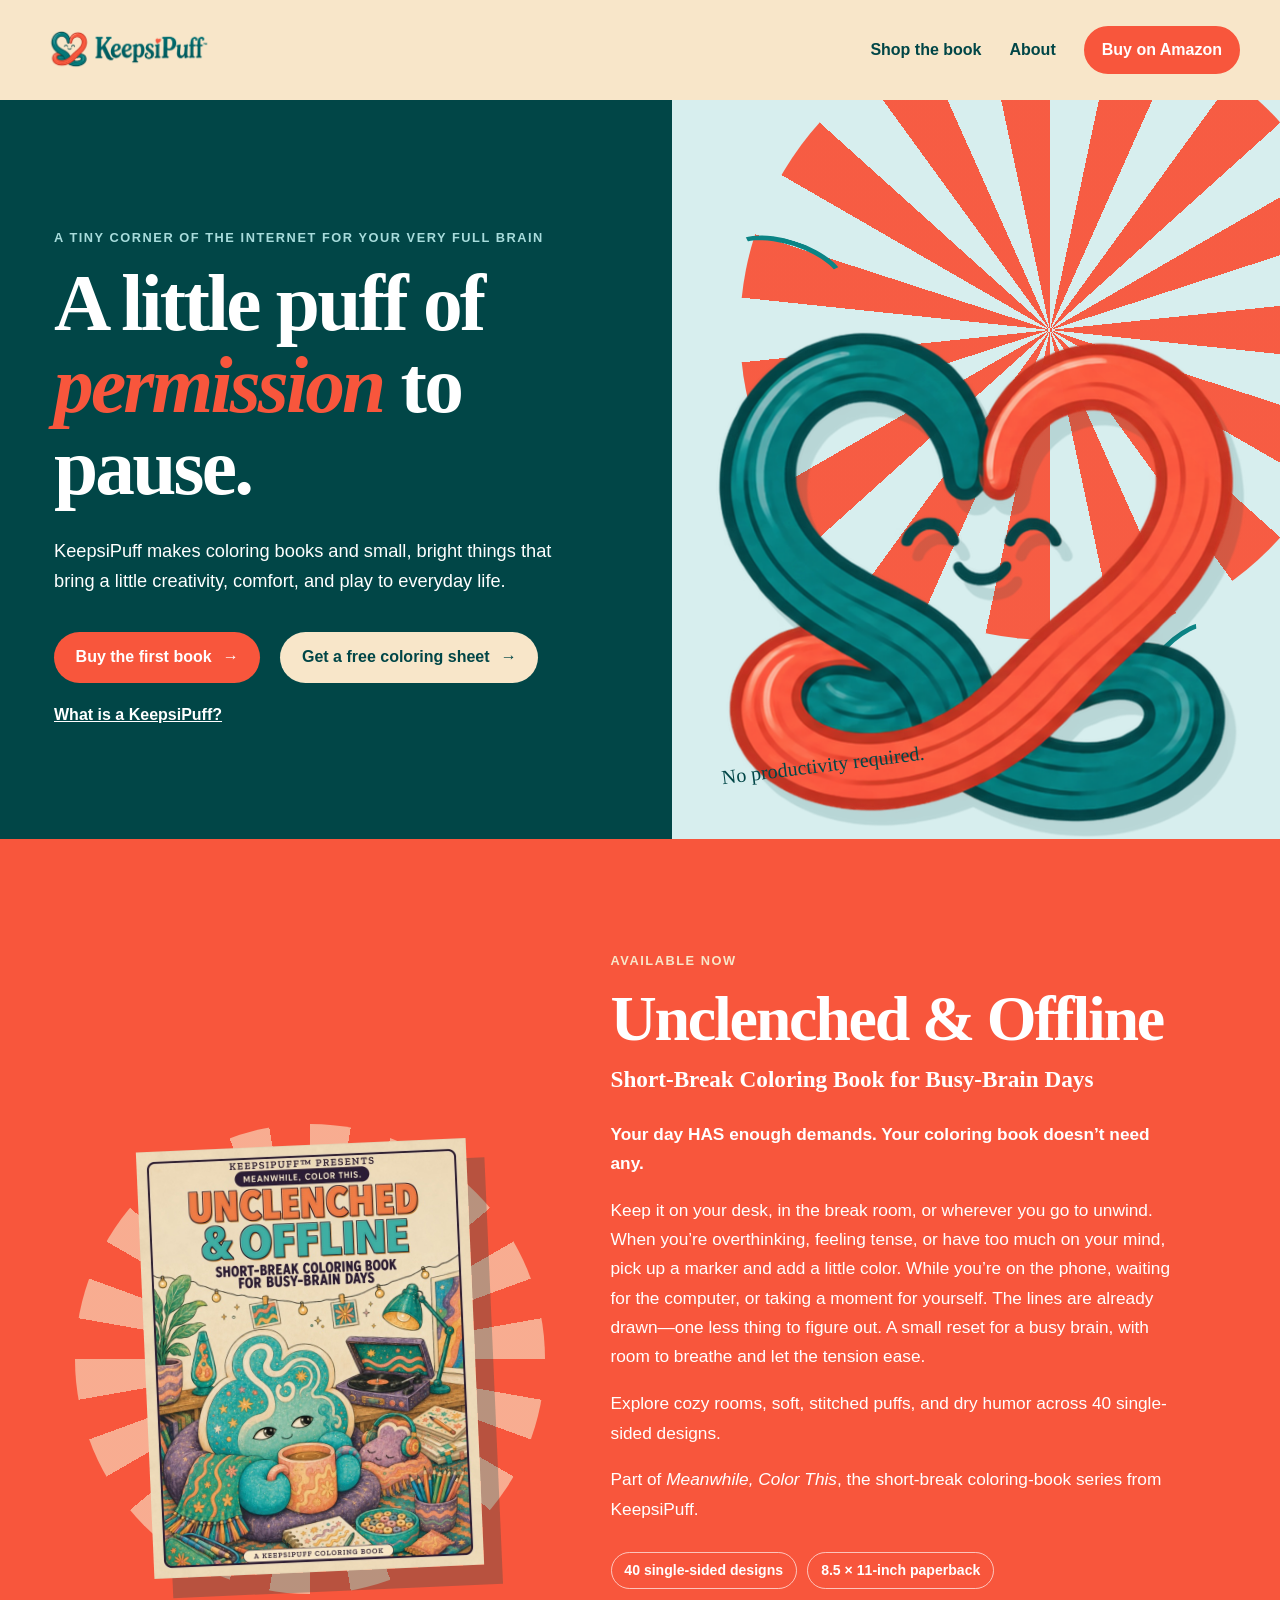
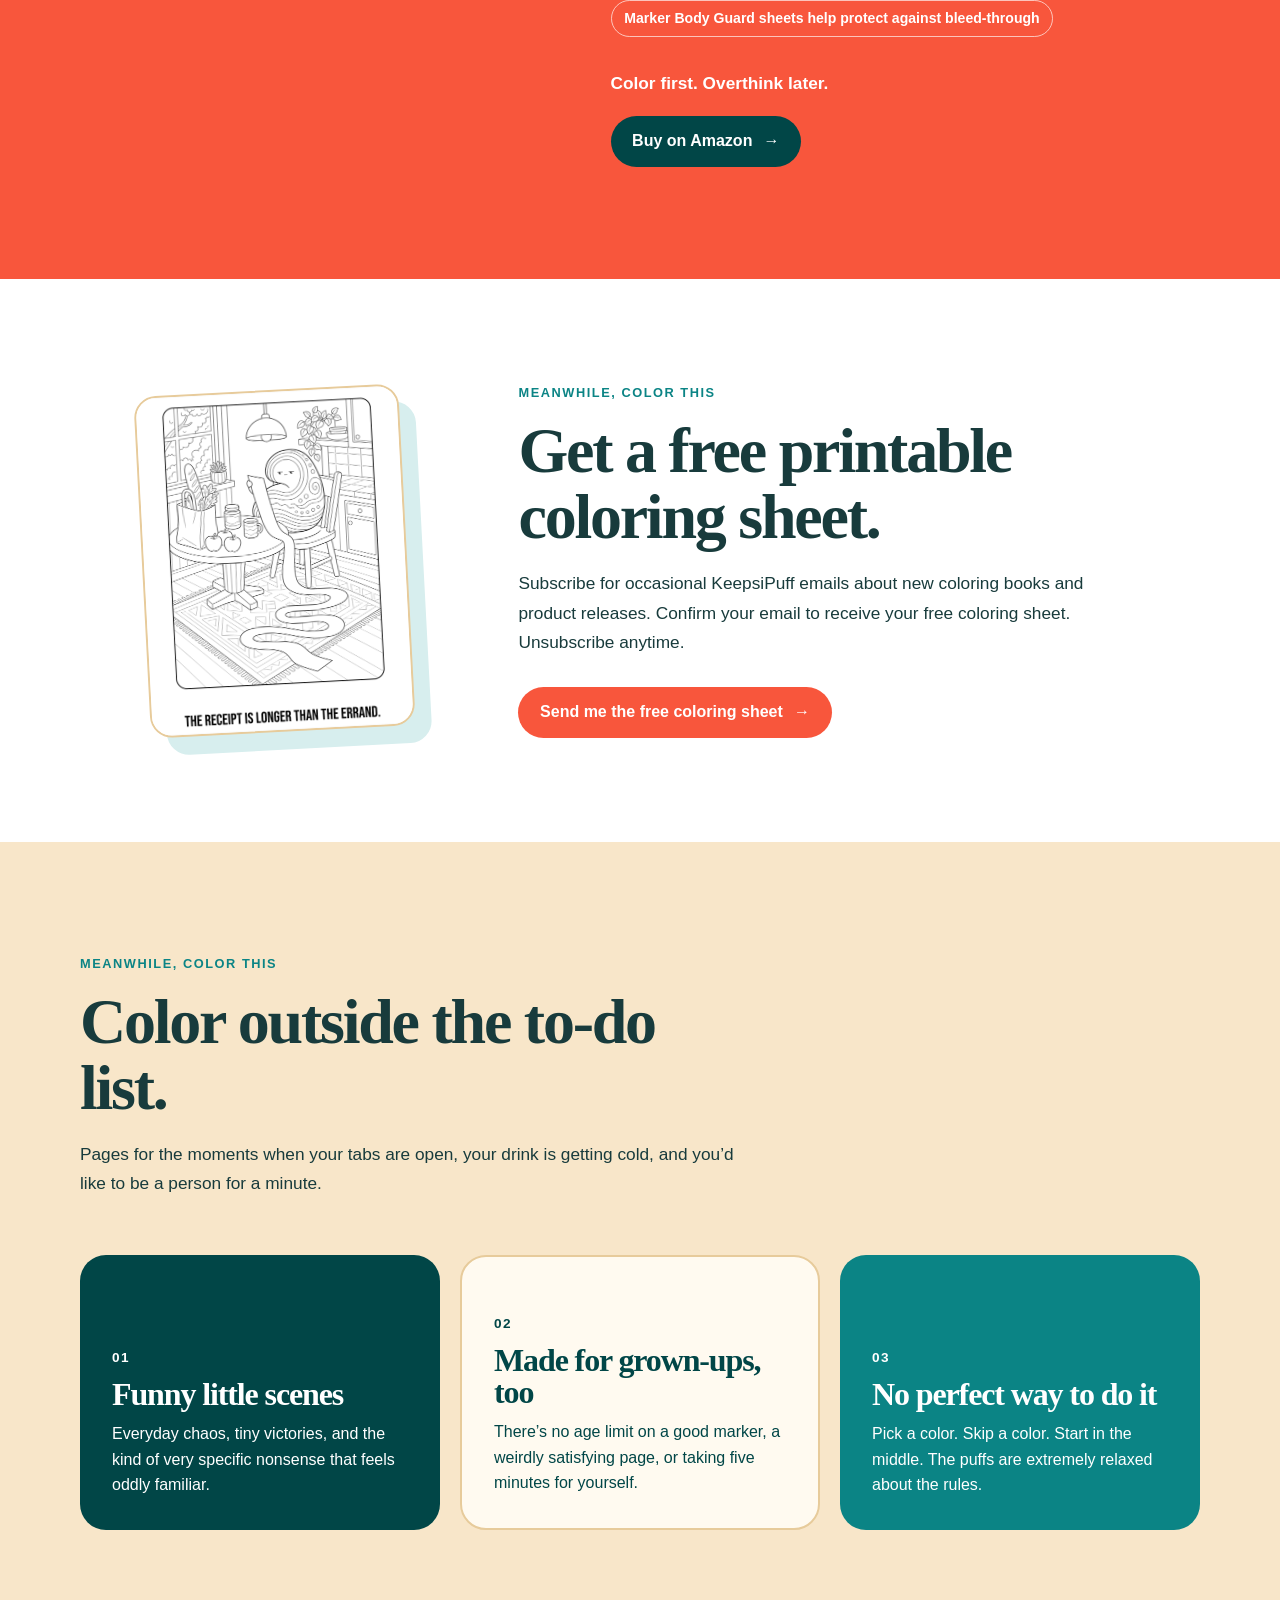
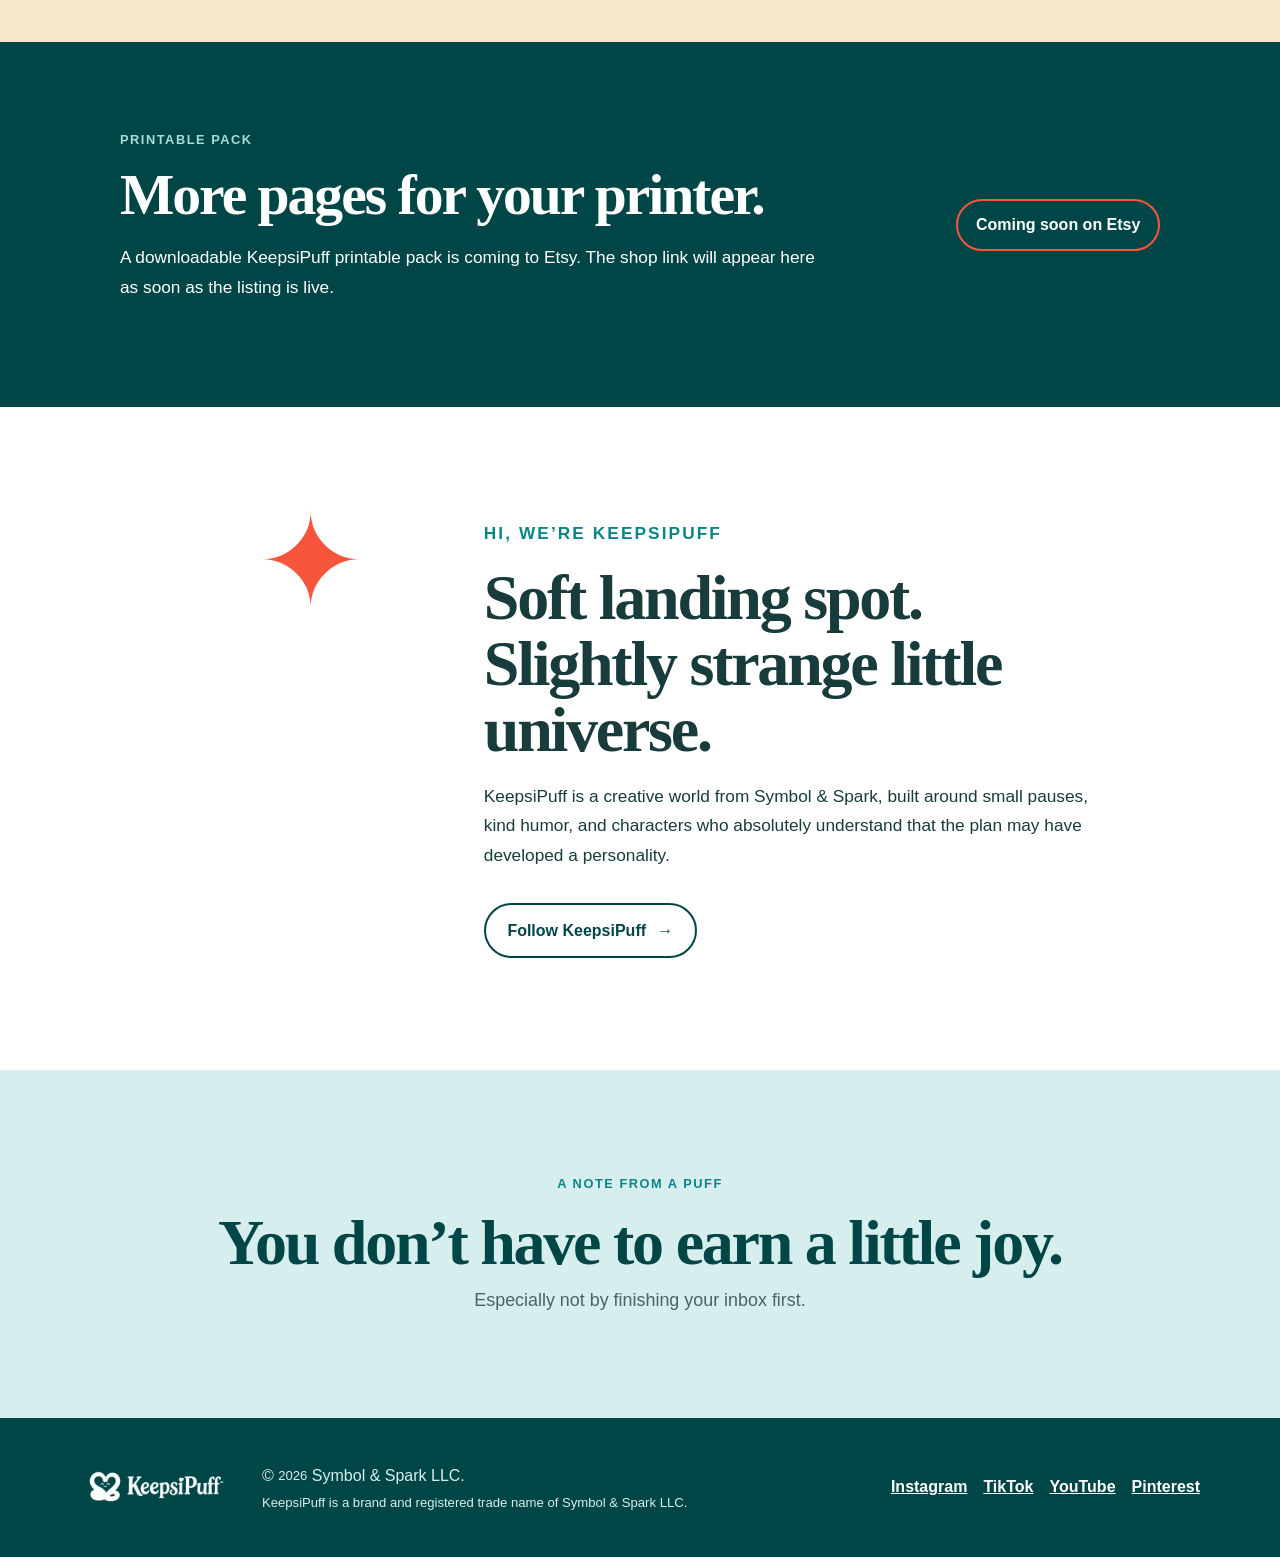
<file: index.html>
<!doctype html>
<html lang="en">
  <head>
    <meta charset="utf-8" />
    <meta name="viewport" content="width=device-width, initial-scale=1" />
    <meta name="description" content="KeepsiPuff makes small, funny places to pause, color, and keep going." />
    <meta name="theme-color" content="#014647" />
    <title>KeepsiPuff — Little breaks for big feelings</title>
    <link rel="icon" type="image/png" href="public/favicon.png" />
    <link rel="stylesheet" href="styles.css" />
  </head>
  <body>
    <a class="skip-link" href="#main">Skip to content</a>
    <header class="site-header">
      <a class="brand" href="#top" aria-label="KeepsiPuff home">
        <img src="public/keepsipuff-logo.png" alt="KeepsiPuff" />
      </a>
      <nav aria-label="Primary navigation">
        <a href="#shop">Shop the book</a>
        <a href="#about">About</a>
        <a class="nav-cta" href="https://www.amazon.com/dp/B0HKVKWVZ1" target="_blank" rel="noopener">Buy on Amazon</a>
      </nav>
    </header>

    <main id="main">
      <section class="hero" id="top" aria-labelledby="hero-heading">
        <div class="hero-copy">
          <p class="eyebrow">A tiny corner of the internet for your very full brain</p>
          <h1 id="hero-heading">A little puff of <em>permission</em> to pause.</h1>
          <p class="hero-intro">KeepsiPuff makes coloring books and small, bright things that bring a little creativity, comfort, and play to everyday life.</p>
          <div class="hero-actions">
            <a class="button button-coral" href="https://www.amazon.com/dp/B0HKVKWVZ1" target="_blank" rel="noopener">Buy the first book <span aria-hidden="true">→</span></a>
            <a class="button button-cream" href="#free-coloring-sheet">Get a free coloring sheet <span aria-hidden="true">→</span></a>
            <a class="text-link" href="#about">What is a KeepsiPuff?</a>
          </div>
        </div>
        <div class="hero-art" aria-hidden="true">
          <div class="sunburst"></div>
          <div class="squiggle squiggle-one"></div>
          <div class="squiggle squiggle-two"></div>
          <img src="public/keepsipuff-mascot.png" alt="" />
          <p class="art-note">No productivity required.</p>
        </div>
      </section>

      <section class="shop" id="shop" aria-labelledby="shop-heading">
        <div class="book-stage">
          <span class="book-burst" aria-hidden="true"></span>
          <img src="public/unclenched-offline-cover.jpg" alt="Cover of Unclenched &amp; Offline" />
        </div>
        <div class="book-copy">
          <p class="eyebrow">Available now</p>
          <h2 id="shop-heading">Unclenched &amp; Offline</h2>
          <p class="book-subtitle">Short-Break Coloring Book for Busy-Brain Days</p>
          <p><strong>Your day HAS enough demands. Your coloring book doesn’t need any.</strong></p>
          <p>Keep it on your desk, in the break room, or wherever you go to unwind. When you’re overthinking, feeling tense, or have too much on your mind, pick up a marker and add a little color. While you’re on the phone, waiting for the computer, or taking a moment for yourself. The lines are already drawn—one less thing to figure out. A small reset for a busy brain, with room to breathe and let the tension ease.</p>
          <p>Explore cozy rooms, soft, stitched puffs, and dry humor across 40 single-sided designs.</p>
          <p>Part of <em>Meanwhile, Color This</em>, the short-break coloring-book series from KeepsiPuff.</p>
          <ul class="book-details" aria-label="Book details">
            <li>40 single-sided designs</li>
            <li>8.5 × 11-inch paperback</li>
            <li>Marker Body Guard sheets help protect against bleed-through</li>
          </ul>
          <p><strong>Color first. Overthink later.</strong></p>
          <a class="button button-teal" href="https://www.amazon.com/dp/B0HKVKWVZ1" target="_blank" rel="noopener">Buy on Amazon <span aria-hidden="true">→</span></a>
        </div>
      </section>

      <section class="freebie" id="free-coloring-sheet" aria-labelledby="freebie-heading">
        <div class="freebie-art">
          <img class="free-coloring-sheet" src="public/free-coloring-sheet.png" alt="Preview of The Receipt Is Longer Than the Errand free coloring sheet" />
        </div>
        <div class="freebie-copy">
          <p class="eyebrow">Meanwhile, Color This</p>
          <h2 id="freebie-heading">Get a free printable coloring sheet.</h2>
          <p>Subscribe for occasional KeepsiPuff emails about new coloring books and product releases. Confirm your email to receive your free coloring sheet. Unsubscribe anytime.</p>
          <a class="button button-coral" href="https://color.keepsipuff.com/" target="_blank" rel="noopener noreferrer">Send me the free coloring sheet <span aria-hidden="true">→</span></a>
        </div>
      </section>

      <section class="breaks" id="meanwhile-color-this" aria-labelledby="breaks-heading">
        <div class="section-heading">
          <p class="eyebrow">Meanwhile, Color This</p>
          <h2 id="breaks-heading">Color outside the to-do list.</h2>
          <p>Pages for the moments when your tabs are open, your drink is getting cold, and you’d like to be a person for a minute.</p>
        </div>
        <div class="break-grid">
          <article class="break-card card-teal">
            <span class="card-number">01</span>
            <h3>Funny little scenes</h3>
            <p>Everyday chaos, tiny victories, and the kind of very specific nonsense that feels oddly familiar.</p>
          </article>
          <article class="break-card card-cream">
            <span class="card-number">02</span>
            <h3>Made for grown-ups, too</h3>
            <p>There’s no age limit on a good marker, a weirdly satisfying page, or taking five minutes for yourself.</p>
          </article>
          <article class="break-card card-coral">
            <span class="card-number">03</span>
            <h3>No perfect way to do it</h3>
            <p>Pick a color. Skip a color. Start in the middle. The puffs are extremely relaxed about the rules.</p>
          </article>
        </div>
      </section>

      <section class="printable-pack" id="printable-pack" aria-labelledby="printable-heading">
        <div>
          <p class="eyebrow">Printable pack</p>
          <h2 id="printable-heading">More pages for your printer.</h2>
          <p>A downloadable KeepsiPuff printable pack is coming to Etsy. The shop link will appear here as soon as the listing is live.</p>
        </div>
        <p class="coming-soon">Coming soon on Etsy</p>
      </section>

      <section class="about" id="about" aria-labelledby="about-heading">
        <div class="about-mark" aria-hidden="true">✦</div>
        <div>
          <p class="eyebrow">Hi, we’re KeepsiPuff</p>
          <h2 id="about-heading">Soft landing spot. Slightly strange little universe.</h2>
          <p>KeepsiPuff is a creative world from Symbol &amp; Spark, built around small pauses, kind humor, and characters who absolutely understand that the plan may have developed a personality.</p>
          <a class="button button-outline" href="#social">Follow KeepsiPuff <span aria-hidden="true">→</span></a>
        </div>
      </section>

      <section class="note" aria-labelledby="note-heading">
        <p class="eyebrow">A note from a puff</p>
        <h2 id="note-heading">You don’t have to earn a little joy.</h2>
        <p>Especially not by finishing your inbox first.</p>
      </section>
    </main>

    <footer>
      <img src="public/keepsipuff-logo.png" alt="KeepsiPuff" />
      <p class="footer-legal">© <span id="year"></span> Symbol &amp; Spark LLC.<br /><span>KeepsiPuff is a brand and registered trade name of Symbol &amp; Spark LLC.</span></p>
      <nav class="social-links" id="social" aria-label="KeepsiPuff social profiles">
        <a href="https://www.instagram.com/keepsipuff/" target="_blank" rel="noopener noreferrer">Instagram</a>
        <a href="https://www.tiktok.com/@keepsipuff" target="_blank" rel="noopener noreferrer">TikTok</a>
        <a href="https://www.youtube.com/@keepsipuff" target="_blank" rel="noopener noreferrer">YouTube</a>
        <a href="https://www.pinterest.com/keepsipuff/" target="_blank" rel="noopener noreferrer">Pinterest</a>
      </nav>
    </footer>
    <script>document.getElementById('year').textContent = new Date().getFullYear()</script>
  </body>
</html>
</file>
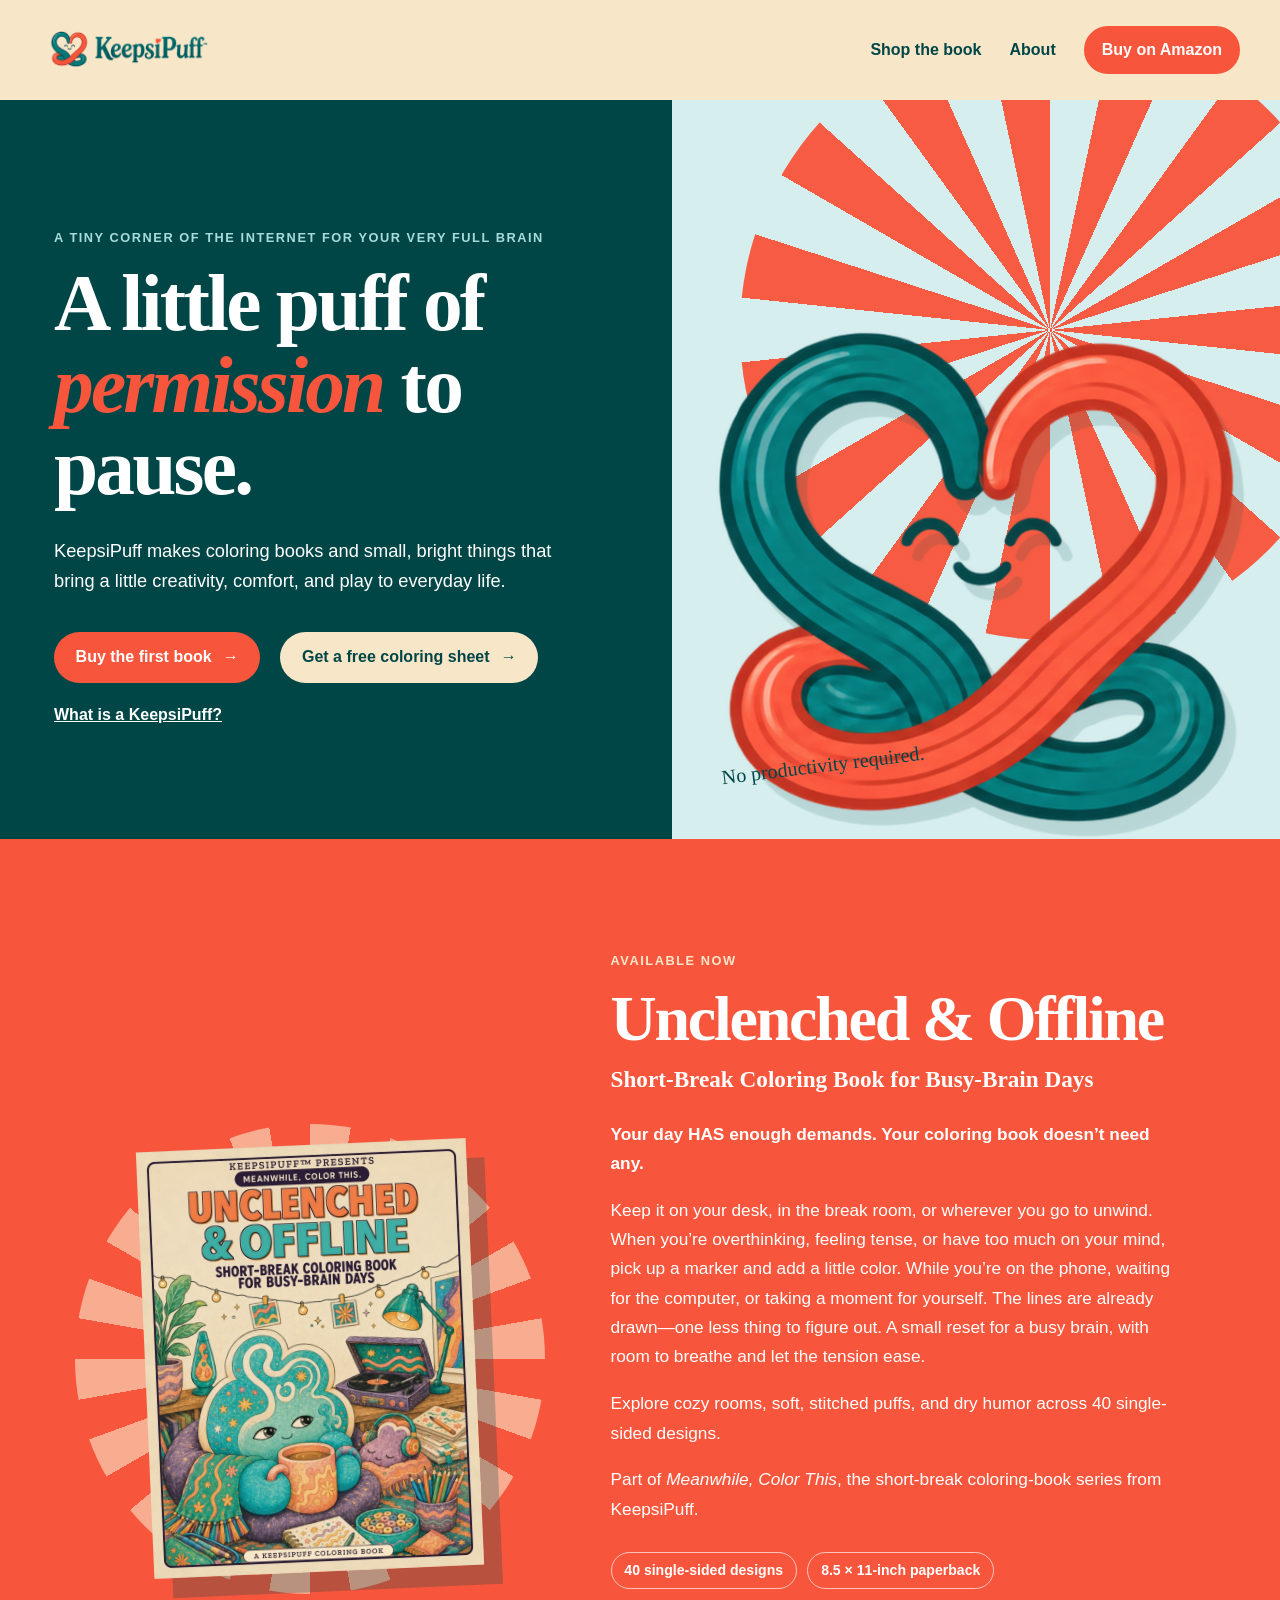
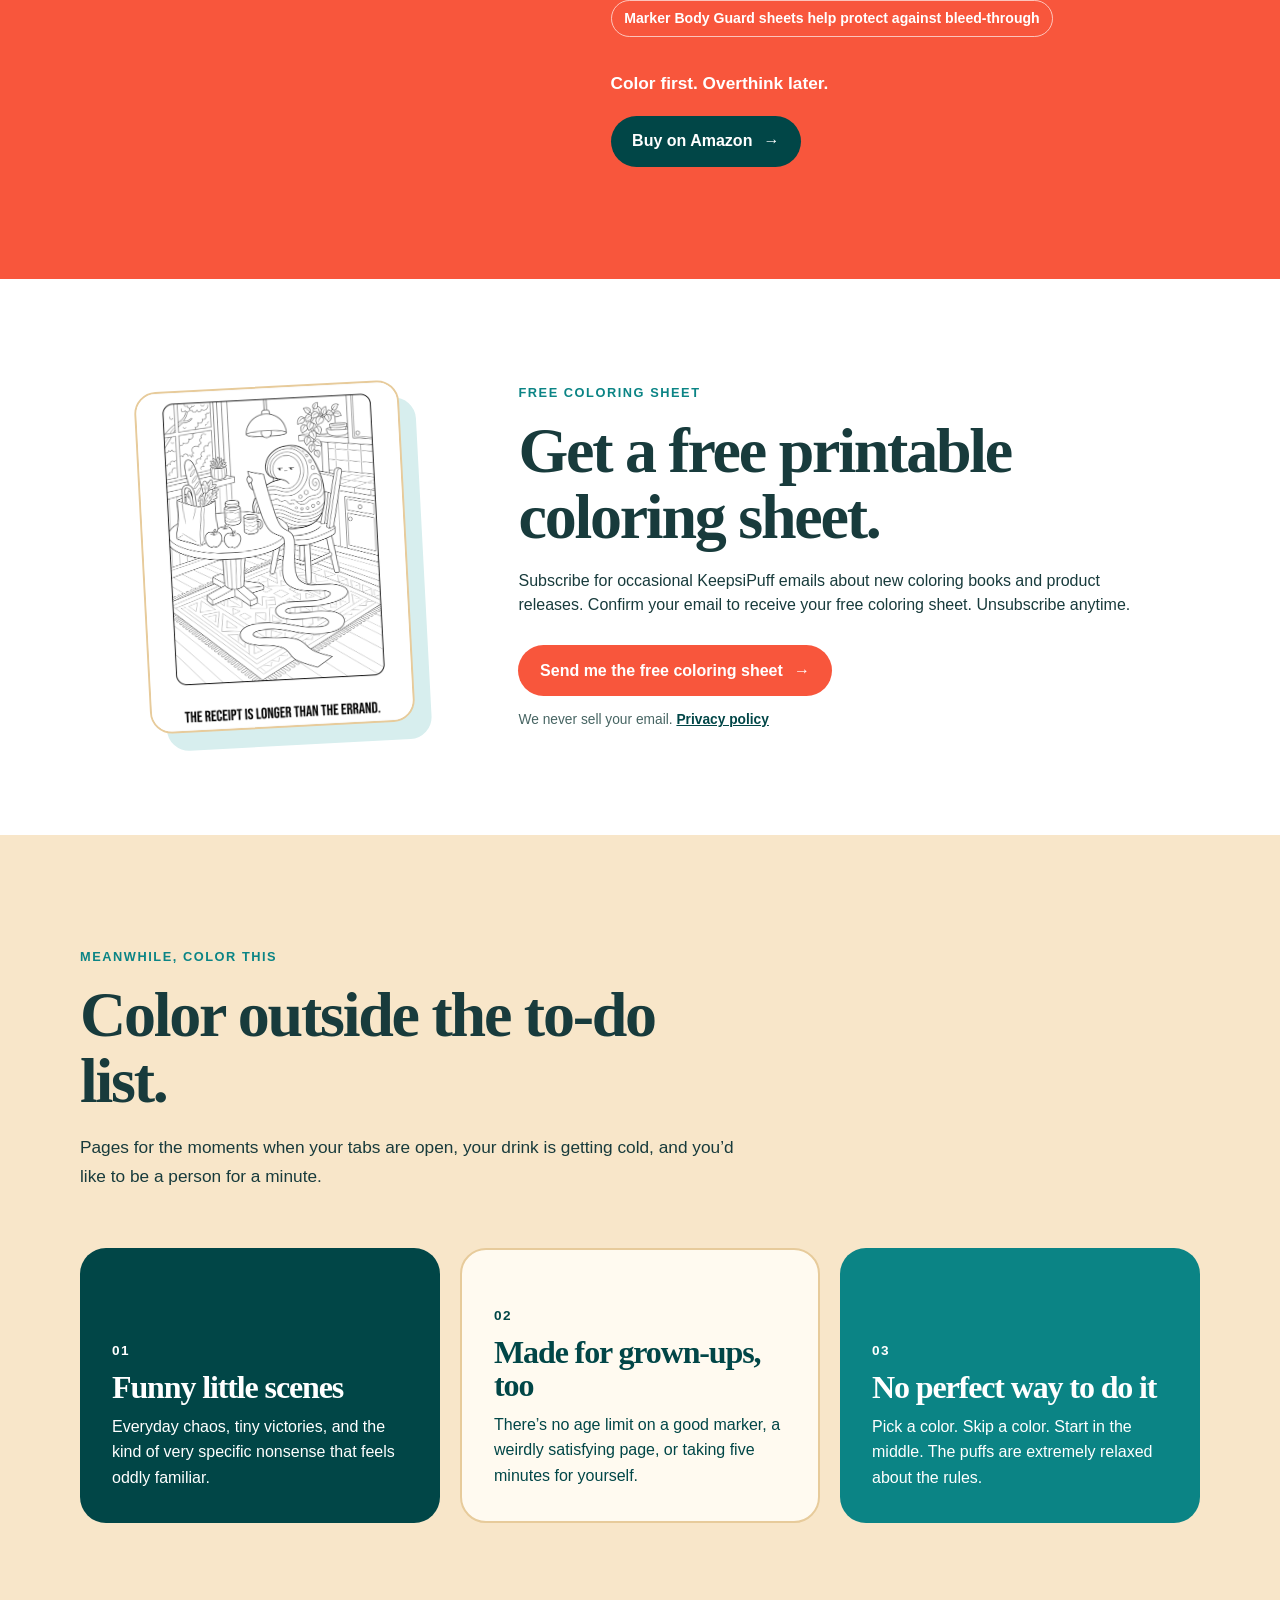
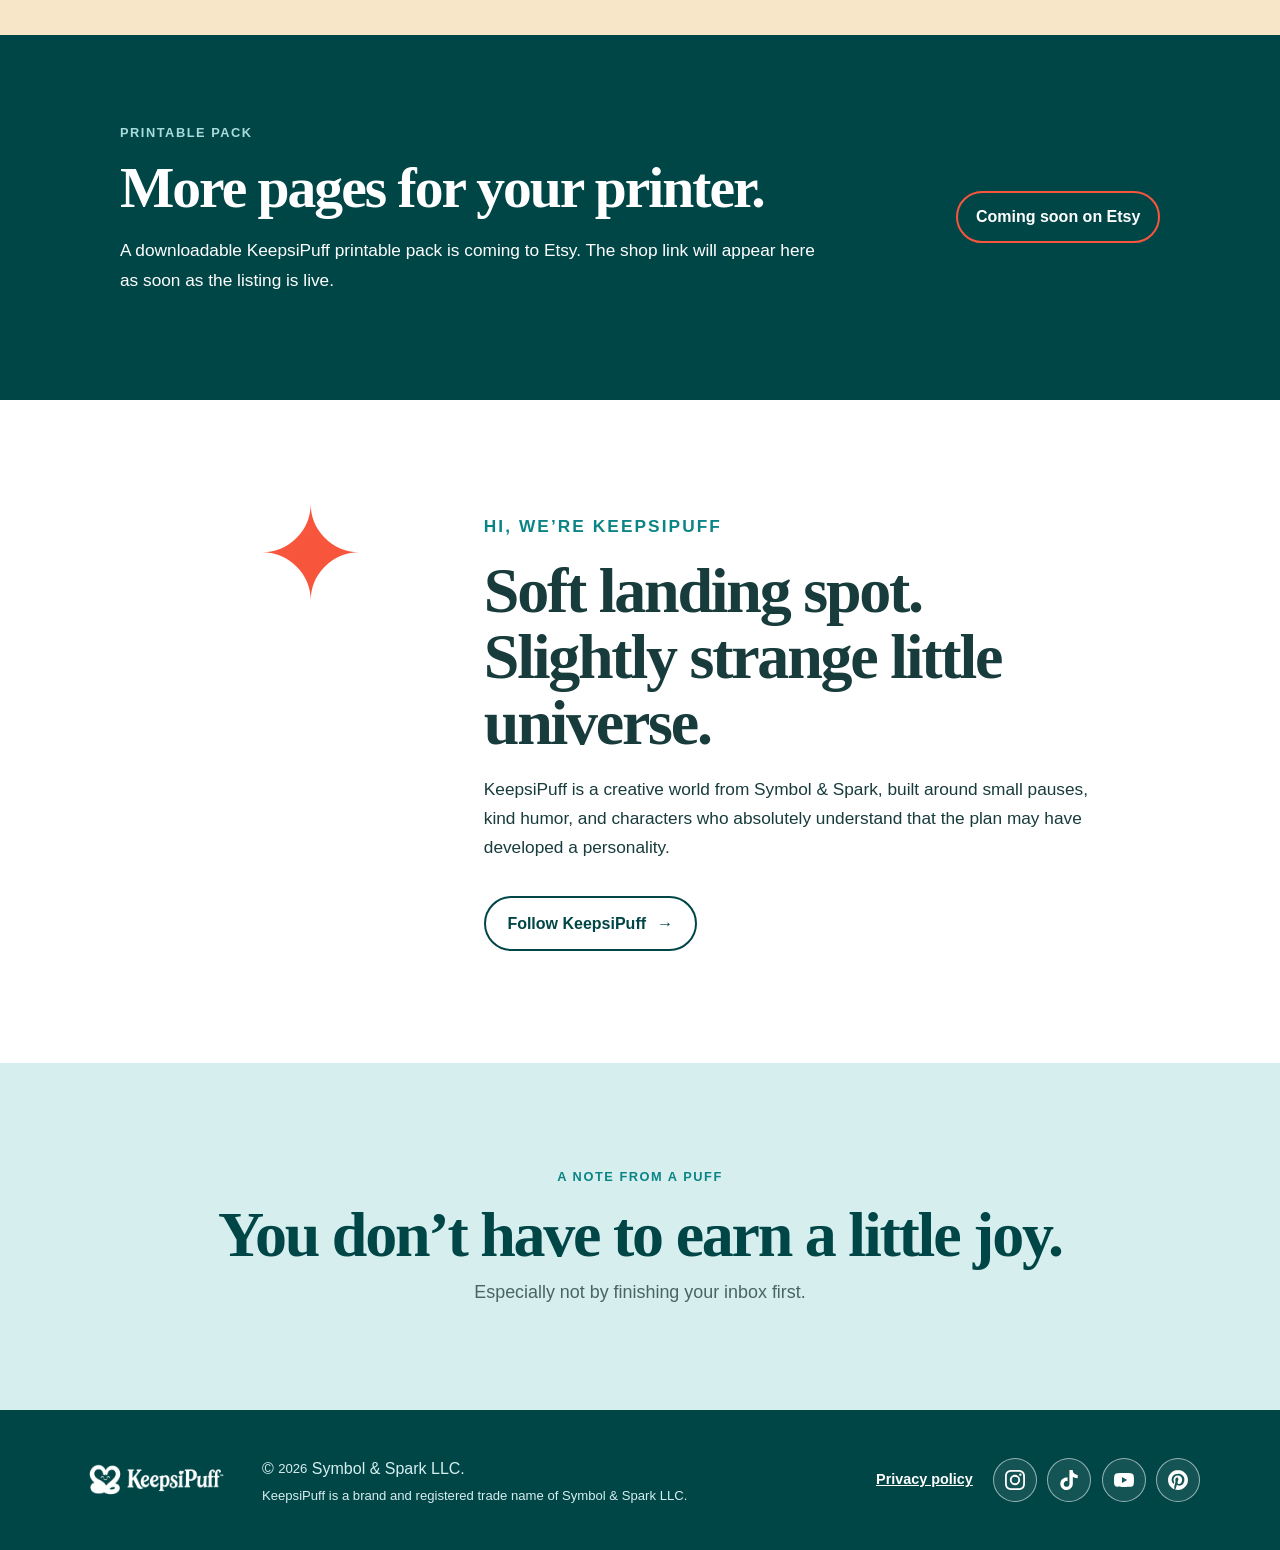
<file: public/index.html>
<!doctype html>
<html lang="en">
  <head>
    <meta charset="utf-8" />
    <meta name="viewport" content="width=device-width, initial-scale=1" />
    <meta name="color-scheme" content="light only" />
    <meta name="description" content="KeepsiPuff makes small, funny places to pause, color, and keep going." />
    <meta name="theme-color" content="#014647" />
    <meta property="og:title" content="KeepsiPuff — Little breaks for big feelings" />
    <meta property="og:description" content="Funny, gentle coloring books and small bright things for busy-brain days." />
    <meta property="og:image" content="https://keepsipuff.com/og-image.jpg" />
    <meta property="og:url" content="https://keepsipuff.com/" />
    <meta property="og:type" content="website" />
    <meta name="twitter:card" content="summary_large_image" />
    <title>KeepsiPuff — Little breaks for big feelings</title>
    <link rel="icon" type="image/png" href="favicon.png" />
    <link rel="apple-touch-icon" href="apple-touch-icon.png" />
    <link rel="stylesheet" href="styles.css" />
  </head>
  <body>
    <a class="skip-link" href="#main">Skip to content</a>
    <header class="site-header">
      <a class="brand" href="#top" aria-label="KeepsiPuff home">
        <img src="keepsipuff-logo.png" alt="KeepsiPuff" />
      </a>
      <nav aria-label="Primary navigation">
        <a href="#shop">Shop the book</a>
        <a href="#about">About</a>
        <a class="nav-cta" href="https://www.amazon.com/dp/B0HKVKWVZ1" target="_blank" rel="noopener">Buy on Amazon</a>
      </nav>
    </header>

    <main id="main">
      <section class="hero" id="top" aria-labelledby="hero-heading">
        <div class="hero-copy">
          <p class="eyebrow">A tiny corner of the internet for your very full brain</p>
          <h1 id="hero-heading">A little puff of <em>permission</em> to pause.</h1>
          <p class="hero-intro">KeepsiPuff makes coloring books and small, bright things that bring a little creativity, comfort, and play to everyday life.</p>
          <div class="hero-actions">
            <a class="button button-coral" href="https://www.amazon.com/dp/B0HKVKWVZ1" target="_blank" rel="noopener">Buy the first book <span aria-hidden="true">→</span></a>
            <a class="button button-cream" href="#free-coloring-sheet">Get a free coloring sheet <span aria-hidden="true">→</span></a>
            <a class="text-link" href="#about">What is a KeepsiPuff?</a>
          </div>
        </div>
        <div class="hero-art" aria-hidden="true">
          <div class="sunburst"></div>
          <img src="keepsipuff-mascot.png" alt="" />
          <p class="art-note">No productivity required.</p>
        </div>
      </section>

      <section class="shop" id="shop" aria-labelledby="shop-heading">
        <div class="book-stage">
          <span class="book-burst" aria-hidden="true"></span>
          <img src="unclenched-offline-cover.jpg" alt="Cover of Unclenched &amp; Offline" />
        </div>
        <div class="book-copy">
          <p class="eyebrow">Available now</p>
          <h2 id="shop-heading">Unclenched &amp; Offline</h2>
          <p class="book-subtitle">Short-Break Coloring Book for Busy-Brain Days</p>
          <p><strong>Your day HAS enough demands. Your coloring book doesn’t need any.</strong></p>
          <p>Keep it on your desk, in the break room, or wherever you go to unwind. When you’re overthinking, feeling tense, or have too much on your mind, pick up a marker and add a little color. While you’re on the phone, waiting for the computer, or taking a moment for yourself. The lines are already drawn—one less thing to figure out. A small reset for a busy brain, with room to breathe and let the tension ease.</p>
          <p>Explore cozy rooms, soft, stitched puffs, and dry humor across 40 single-sided designs.</p>
          <p>Part of <em>Meanwhile, Color This</em>, the short-break coloring-book series from KeepsiPuff.</p>
          <ul class="book-details" aria-label="Book details">
            <li>40 single-sided designs</li>
            <li>8.5 × 11-inch paperback</li>
            <li>Marker Body Guard sheets help protect against bleed-through</li>
          </ul>
          <p><strong>Color first. Overthink later.</strong></p>
          <a class="button button-teal" href="https://www.amazon.com/dp/B0HKVKWVZ1" target="_blank" rel="noopener">Buy on Amazon <span aria-hidden="true">→</span></a>
        </div>
      </section>

      <section class="freebie" id="free-coloring-sheet" aria-labelledby="freebie-heading">
        <div class="freebie-art">
          <img class="free-coloring-sheet" src="free-coloring-sheet.png" alt="Preview of The Receipt Is Longer Than the Errand free coloring sheet" />
        </div>
        <div class="freebie-copy">
          <p class="eyebrow">Free coloring sheet</p>
          <h2 id="freebie-heading">Get a free printable coloring sheet.</h2>
          <p>Subscribe for occasional KeepsiPuff emails about new coloring books and product releases. Confirm your email to receive your free coloring sheet. Unsubscribe anytime.</p>
          <a class="button button-coral" href="https://preview.mailerlite.io/forms/2663201/199703476532414068/share" target="_blank" rel="noopener noreferrer">Send me the free coloring sheet <span aria-hidden="true">→</span></a>
          <p class="signup-privacy">We never sell your email. <a href="privacy.html">Privacy policy</a></p>
        </div>
      </section>

      <section class="breaks" id="meanwhile-color-this" aria-labelledby="breaks-heading">
        <div class="section-heading">
          <p class="eyebrow">Meanwhile, Color This</p>
          <h2 id="breaks-heading">Color outside the to-do list.</h2>
          <p>Pages for the moments when your tabs are open, your drink is getting cold, and you’d like to be a person for a minute.</p>
        </div>
        <div class="break-grid">
          <article class="break-card card-teal">
            <span class="card-number">01</span>
            <h3>Funny little scenes</h3>
            <p>Everyday chaos, tiny victories, and the kind of very specific nonsense that feels oddly familiar.</p>
          </article>
          <article class="break-card card-cream">
            <span class="card-number">02</span>
            <h3>Made for grown-ups, too</h3>
            <p>There’s no age limit on a good marker, a weirdly satisfying page, or taking five minutes for yourself.</p>
          </article>
          <article class="break-card card-coral">
            <span class="card-number">03</span>
            <h3>No perfect way to do it</h3>
            <p>Pick a color. Skip a color. Start in the middle. The puffs are extremely relaxed about the rules.</p>
          </article>
        </div>
      </section>

      <section class="printable-pack" id="printable-pack" aria-labelledby="printable-heading">
        <div>
          <p class="eyebrow">Printable pack</p>
          <h2 id="printable-heading">More pages for your printer.</h2>
          <p>A downloadable KeepsiPuff printable pack is coming to Etsy. The shop link will appear here as soon as the listing is live.</p>
        </div>
        <p class="coming-soon">Coming soon on Etsy</p>
      </section>

      <section class="about" id="about" aria-labelledby="about-heading">
        <div class="about-mark" aria-hidden="true">✦</div>
        <div>
          <p class="eyebrow">Hi, we’re KeepsiPuff</p>
          <h2 id="about-heading">Soft landing spot. Slightly strange little universe.</h2>
          <p>KeepsiPuff is a creative world from Symbol &amp; Spark, built around small pauses, kind humor, and characters who absolutely understand that the plan may have developed a personality.</p>
          <a class="button button-outline" href="#social">Follow KeepsiPuff <span aria-hidden="true">→</span></a>
        </div>
      </section>

      <section class="note" aria-labelledby="note-heading">
        <p class="eyebrow">A note from a puff</p>
        <h2 id="note-heading">You don’t have to earn a little joy.</h2>
        <p>Especially not by finishing your inbox first.</p>
      </section>
    </main>

    <footer>
      <img src="keepsipuff-logo.png" alt="KeepsiPuff" />
      <p class="footer-legal">© <span id="year"></span> Symbol &amp; Spark LLC.<br /><span>KeepsiPuff is a brand and registered trade name of Symbol &amp; Spark LLC.</span></p>
      <div class="footer-actions">
        <a class="privacy-link" href="privacy.html">Privacy policy</a>
        <nav class="social-links" id="social" aria-label="KeepsiPuff social profiles">
          <a href="https://www.instagram.com/keepsipuff/" target="_blank" rel="noopener noreferrer" aria-label="KeepsiPuff on Instagram"><img src="icons/instagram.svg" alt="" /></a>
          <a href="https://www.tiktok.com/@keepsipuff" target="_blank" rel="noopener noreferrer" aria-label="KeepsiPuff on TikTok"><img src="icons/tiktok.svg" alt="" /></a>
          <a href="https://www.youtube.com/@keepsipuff" target="_blank" rel="noopener noreferrer" aria-label="KeepsiPuff on YouTube"><img src="icons/youtube.svg" alt="" /></a>
          <a href="https://www.pinterest.com/keepsipuff/" target="_blank" rel="noopener noreferrer" aria-label="KeepsiPuff on Pinterest"><img src="icons/pinterest.svg" alt="" /></a>
        </nav>
      </div>
    </footer>
    <script>document.getElementById('year').textContent = new Date().getFullYear()</script>
  </body>
</html>
</file>
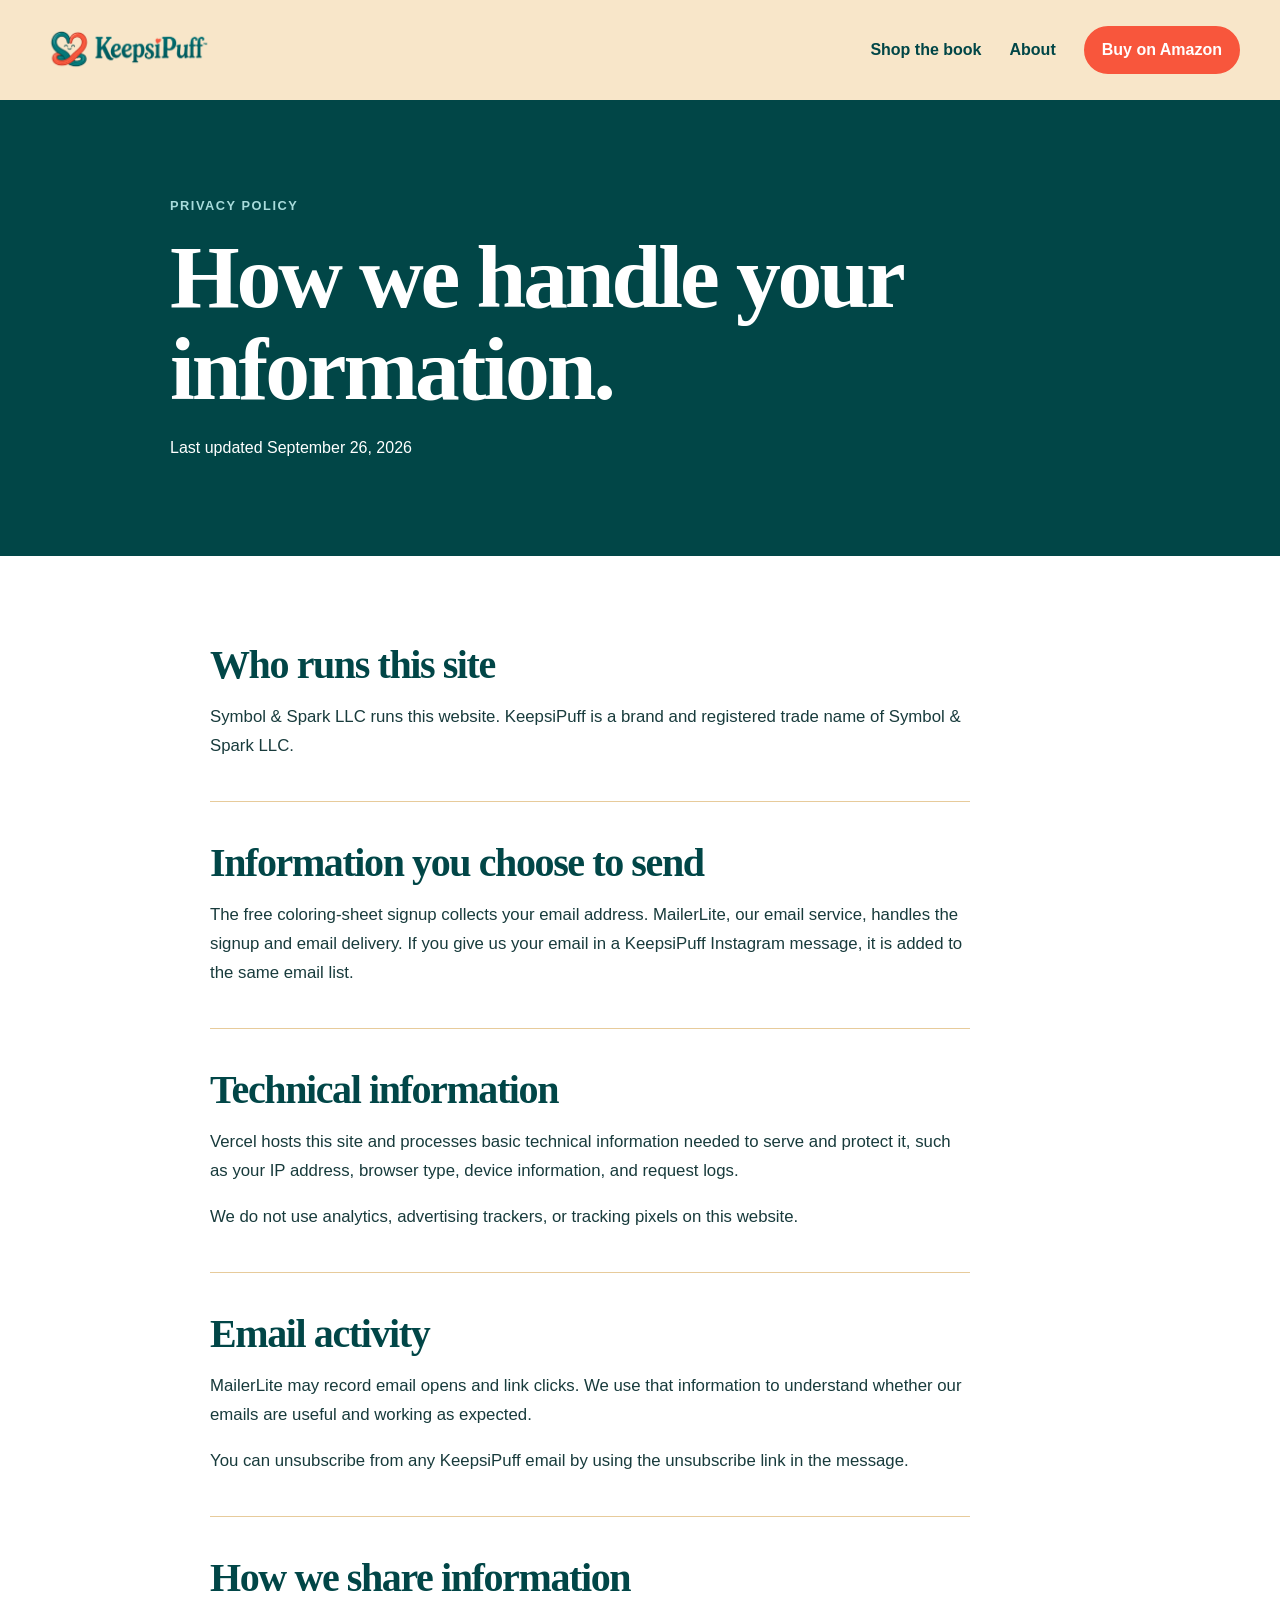
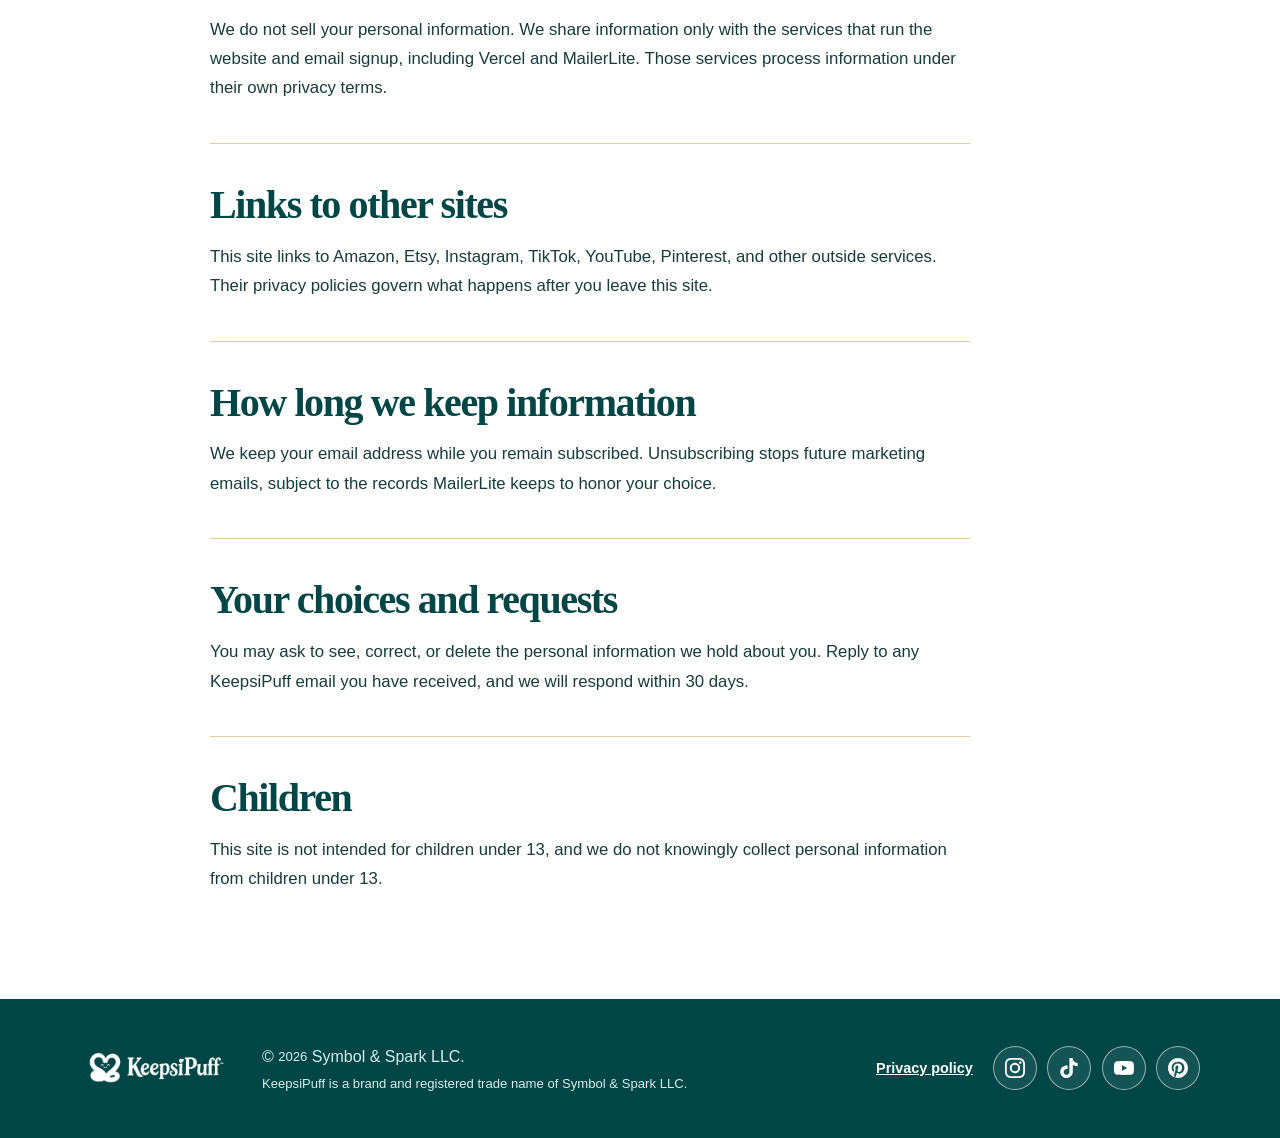
<file: public/privacy.html>
<!doctype html>
<html lang="en">
  <head>
    <meta charset="utf-8" />
    <meta name="viewport" content="width=device-width, initial-scale=1" />
    <meta name="color-scheme" content="light only" />
    <meta name="description" content="How KeepsiPuff and Symbol &amp; Spark LLC handle information from website visitors and email subscribers." />
    <meta name="theme-color" content="#014647" />
    <title>Privacy policy | KeepsiPuff</title>
    <link rel="icon" type="image/png" href="favicon.png" />
    <link rel="apple-touch-icon" href="apple-touch-icon.png" />
    <link rel="stylesheet" href="styles.css" />
  </head>
  <body>
    <a class="skip-link" href="#main">Skip to content</a>
    <header class="site-header">
      <a class="brand" href="index.html#top" aria-label="KeepsiPuff home">
        <img src="keepsipuff-logo.png" alt="KeepsiPuff" />
      </a>
      <nav aria-label="Primary navigation">
        <a href="index.html#shop">Shop the book</a>
        <a href="index.html#about">About</a>
        <a class="nav-cta" href="https://www.amazon.com/dp/B0HKVKWVZ1" target="_blank" rel="noopener">Buy on Amazon</a>
      </nav>
    </header>

    <main id="main">
      <section class="privacy-hero" aria-labelledby="privacy-heading">
        <div>
          <p class="eyebrow">Privacy policy</p>
          <h1 id="privacy-heading">How we handle your information.</h1>
          <p>Last updated September 26, 2026</p>
        </div>
      </section>

      <div class="policy-content">
        <article>
          <section>
            <h2>Who runs this site</h2>
            <p>Symbol &amp; Spark LLC runs this website. KeepsiPuff is a brand and registered trade name of Symbol &amp; Spark LLC.</p>
          </section>

          <section>
            <h2>Information you choose to send</h2>
            <p>The free coloring-sheet signup collects your email address. MailerLite, our email service, handles the signup and email delivery. If you give us your email in a KeepsiPuff Instagram message, it is added to the same email list.</p>
          </section>

          <section>
            <h2>Technical information</h2>
            <p>Vercel hosts this site and processes basic technical information needed to serve and protect it, such as your IP address, browser type, device information, and request logs.</p>
            <p>We do not use analytics, advertising trackers, or tracking pixels on this website.</p>
          </section>

          <section>
            <h2>Email activity</h2>
            <p>MailerLite may record email opens and link clicks. We use that information to understand whether our emails are useful and working as expected.</p>
            <p>You can unsubscribe from any KeepsiPuff email by using the unsubscribe link in the message.</p>
          </section>

          <section>
            <h2>How we share information</h2>
            <p>We do not sell your personal information. We share information only with the services that run the website and email signup, including Vercel and MailerLite. Those services process information under their own privacy terms.</p>
          </section>

          <section>
            <h2>Links to other sites</h2>
            <p>This site links to Amazon, Etsy, Instagram, TikTok, YouTube, Pinterest, and other outside services. Their privacy policies govern what happens after you leave this site.</p>
          </section>

          <section>
            <h2>How long we keep information</h2>
            <p>We keep your email address while you remain subscribed. Unsubscribing stops future marketing emails, subject to the records MailerLite keeps to honor your choice.</p>
          </section>

          <section>
            <h2>Your choices and requests</h2>
            <p>You may ask to see, correct, or delete the personal information we hold about you. Reply to any KeepsiPuff email you have received, and we will respond within 30 days.</p>
          </section>

          <section>
            <h2>Children</h2>
            <p>This site is not intended for children under 13, and we do not knowingly collect personal information from children under 13.</p>
          </section>
        </article>
      </div>
    </main>

    <footer>
      <img src="keepsipuff-logo.png" alt="KeepsiPuff" />
      <p class="footer-legal">© <span id="year"></span> Symbol &amp; Spark LLC.<br /><span>KeepsiPuff is a brand and registered trade name of Symbol &amp; Spark LLC.</span></p>
      <div class="footer-actions">
        <a class="privacy-link" href="privacy.html" aria-current="page">Privacy policy</a>
        <nav class="social-links" id="social" aria-label="KeepsiPuff social profiles">
          <a href="https://www.instagram.com/keepsipuff/" target="_blank" rel="noopener noreferrer" aria-label="KeepsiPuff on Instagram"><img src="icons/instagram.svg" alt="" /></a>
          <a href="https://www.tiktok.com/@keepsipuff" target="_blank" rel="noopener noreferrer" aria-label="KeepsiPuff on TikTok"><img src="icons/tiktok.svg" alt="" /></a>
          <a href="https://www.youtube.com/@keepsipuff" target="_blank" rel="noopener noreferrer" aria-label="KeepsiPuff on YouTube"><img src="icons/youtube.svg" alt="" /></a>
          <a href="https://www.pinterest.com/keepsipuff/" target="_blank" rel="noopener noreferrer" aria-label="KeepsiPuff on Pinterest"><img src="icons/pinterest.svg" alt="" /></a>
        </nav>
      </div>
    </footer>
    <script>document.getElementById('year').textContent = new Date().getFullYear()</script>
  </body>
</html>
</file>
<file: styles.css>
:root {
  --teal: #014647;
  --bright: #0b8485;
  --coral: #f8563c;
  --cream: #f8e6c9;
  --pale: #d7eeee;
  --ink: #183b3c;
  --muted: #476563;
  --display: Georgia, "Times New Roman", serif;
  --body: Arial, Helvetica, sans-serif;
}
* {
  box-sizing: border-box;
}
html {
  scroll-behavior: smooth;
}
body {
  margin: 0;
  background: var(--cream);
  color: var(--ink);
  font-family: var(--body);
  font-size: 16px;
  line-height: 1.5;
}
.skip-link {
  position: absolute;
  left: 1rem;
  top: -4rem;
  background: #fff;
  color: var(--teal);
  padding: 0.7rem 1rem;
  z-index: 10;
}
.skip-link:focus {
  top: 1rem;
}
.site-header {
  width: min(1200px, calc(100% - 3rem));
  margin: auto;
  display: flex;
  justify-content: space-between;
  align-items: center;
  min-height: 100px;
}
.brand img {
  width: 175px;
  height: auto;
  display: block;
}
.site-header nav {
  display: flex;
  gap: 1.75rem;
  align-items: center;
}
.site-header a {
  color: var(--teal);
  font-weight: 700;
  text-decoration: none;
}
.site-header a:hover {
  text-decoration: underline;
}
.site-header .nav-cta {
  padding: 0.65rem 1rem;
  border: 2px solid var(--coral);
  background: var(--coral);
  color: #fff;
  border-radius: 999px;
}
.site-header .nav-cta:hover {
  background: #ff7058;
  text-decoration: none;
}
.hero {
  min-height: 600px;
  background: var(--teal);
  color: #fff;
  display: grid;
  grid-template-columns: 1.05fr 0.95fr;
  overflow: hidden;
}
.hero-copy {
  max-width: 650px;
  justify-self: end;
  padding: 8rem clamp(2rem, 7vw, 6.5rem) 7rem 2rem;
}
.eyebrow {
  font-size: 0.8rem;
  letter-spacing: 0.12em;
  text-transform: uppercase;
  font-weight: 800;
  margin: 0 0 1rem;
}
.hero .eyebrow {
  color: #a8dcdc;
}
.hero h1,
h2,
h3 {
  font-family: var(--display);
  letter-spacing: -0.035em;
  line-height: 1.03;
}
.hero h1 {
  font-size: clamp(3.3rem, 6.2vw, 6.5rem);
  margin: 0;
  max-width: 650px;
}
.hero h1 em {
  color: var(--coral);
  font-weight: inherit;
}
.hero-intro {
  font-size: 1.14rem;
  max-width: 530px;
  margin: 1.75rem 0 2.2rem;
  line-height: 1.65;
}
.hero-actions {
  display: flex;
  align-items: center;
  gap: 1.25rem;
  flex-wrap: wrap;
}
.button {
  display: inline-flex;
  align-items: center;
  gap: 0.7rem;
  border-radius: 999px;
  padding: 0.85rem 1.35rem;
  font-weight: 800;
  text-decoration: none;
  transition:
    transform 0.2s,
    background 0.2s;
}
.button:hover {
  transform: translateY(-2px);
}
.button-coral {
  background: var(--coral);
  color: #fff;
}
.button-coral:hover {
  background: #ff7058;
}
.button-cream {
  background: var(--cream);
  color: var(--teal);
}
.button-cream:hover {
  background: var(--pale);
}
.button-teal {
  background: var(--teal);
  color: #fff;
}
.button-teal:hover {
  background: var(--bright);
}
.text-link {
  color: #fff;
  font-weight: 800;
}
.hero-art {
  position: relative;
  min-height: 600px;
  background: var(--pale);
  display: flex;
  align-items: end;
  justify-content: center;
  overflow: hidden;
}
.hero-art img {
  position: relative;
  width: min(580px, 90%);
  z-index: 2;
  filter: drop-shadow(11px 15px 0 rgba(1, 70, 71, 0.14));
}
.sunburst {
  position: absolute;
  width: 620px;
  height: 620px;
  top: -80px;
  right: -80px;
  background: repeating-conic-gradient(
    from 12deg,
    var(--coral) 0 12deg,
    transparent 12deg 24deg
  );
  border-radius: 50%;
  opacity: 0.96;
}
.squiggle {
  border: 5px solid var(--bright);
  width: 120px;
  height: 55px;
  border-color: var(--bright) transparent transparent transparent;
  border-radius: 50%;
  position: absolute;
  z-index: 1;
}
.squiggle-one {
  top: 19%;
  left: 9%;
  transform: rotate(18deg);
}
.squiggle-two {
  right: 7%;
  bottom: 19%;
  transform: rotate(-50deg);
}
.art-note {
  position: absolute;
  z-index: 3;
  left: 8%;
  bottom: 8%;
  font-family: var(--display);
  font-size: 1.25rem;
  color: var(--teal);
  transform: rotate(-7deg);
  margin: 0;
}
.shop {
  background: var(--coral);
  color: #fff;
  display: grid;
  grid-template-columns: minmax(300px, 0.85fr) 1.15fr;
  gap: clamp(3rem, 7vw, 7rem);
  align-items: center;
  padding: 7rem max(1.5rem, calc((100vw - 1080px) / 2));
  overflow: hidden;
}
.book-stage {
  position: relative;
  display: flex;
  justify-content: center;
}
.book-stage img {
  position: relative;
  width: min(330px, 78vw);
  height: auto;
  z-index: 2;
  box-shadow: 18px 20px 0 rgba(1, 70, 71, 0.26);
  transform: rotate(-2.5deg);
}
.book-burst {
  position: absolute;
  width: 470px;
  height: 470px;
  top: 50%;
  left: 50%;
  transform: translate(-50%, -50%);
  background: repeating-conic-gradient(
    var(--cream) 0 10deg,
    transparent 10deg 20deg
  );
  border-radius: 50%;
  opacity: 0.6;
}
.book-copy {
  max-width: 570px;
}
.book-copy .eyebrow {
  color: var(--cream);
}
.book-copy h2 {
  margin-bottom: 0.65rem;
}
.book-subtitle {
  font-family: var(--display);
  font-size: 1.45rem;
  font-weight: 700;
  margin: 0.25rem 0 1.4rem;
}
.book-copy > p:not(.eyebrow):not(.book-subtitle) {
  font-size: 1.08rem;
  line-height: 1.7;
}
.book-details {
  display: flex;
  flex-wrap: wrap;
  gap: 0.65rem;
  list-style: none;
  margin: 1.75rem 0 2rem;
  padding: 0;
}
.book-details li {
  border: 1px solid rgba(255, 255, 255, 0.65);
  border-radius: 999px;
  padding: 0.45rem 0.8rem;
  font-size: 0.88rem;
  font-weight: 700;
}
.freebie {
  background: #fff;
  display: grid;
  grid-template-columns: 0.65fr 1.35fr;
  gap: clamp(2.5rem, 7vw, 6rem);
  align-items: center;
  padding: 6.5rem max(1.5rem, calc((100vw - 1040px) / 2));
}
.freebie-art {
  display: flex;
  justify-content: center;
}
.free-coloring-sheet {
  width: min(265px, 72vw);
  background: #fffaf0;
  border: 2px solid #e7cb9b;
  border-radius: 22px;
  box-shadow: 16px 18px 0 var(--pale);
  display: block;
  transform: rotate(-3deg);
}
.freebie-copy {
  max-width: 650px;
}
.freebie-copy .eyebrow {
  color: var(--bright);
}
.freebie-copy > p:last-of-type {
  font-size: 1.08rem;
  line-height: 1.7;
  max-width: 570px;
}
.freebie-copy .button {
  margin-top: 0.75rem;
}
.breaks {
  padding: 7rem max(1.5rem, calc((100vw - 1120px) / 2));
  background: var(--cream);
}
.section-heading {
  max-width: 660px;
}
.section-heading .eyebrow,
.about .eyebrow,
.note .eyebrow {
  color: var(--bright);
}
h2 {
  font-size: clamp(2.6rem, 5vw, 4.6rem);
  margin: 0.15rem 0 1.2rem;
}
.section-heading > p:last-child,
.about p {
  font-size: 1.08rem;
  line-height: 1.7;
}
.break-grid {
  display: grid;
  grid-template-columns: repeat(3, 1fr);
  gap: 1.25rem;
  margin-top: 3.5rem;
}
.break-card {
  min-height: 275px;
  border-radius: 26px;
  padding: 2rem;
  display: flex;
  flex-direction: column;
  justify-content: end;
}
.break-card h3 {
  font-size: 2rem;
  margin: 0.6rem 0;
}
.break-card p {
  margin: 0;
  line-height: 1.6;
}
.card-number {
  font-size: 0.85rem;
  font-weight: 800;
  letter-spacing: 0.1em;
}
.card-teal {
  background: var(--teal);
  color: #fff;
}
.card-cream {
  background: #fffaf0;
  color: var(--teal);
  border: 2px solid #e7cb9b;
}
.card-coral {
  background: var(--bright);
  color: #fff;
}
.printable-pack {
  background: var(--teal);
  color: #fff;
  display: grid;
  grid-template-columns: 1fr auto;
  gap: 3rem;
  align-items: center;
  padding: 5.5rem max(1.5rem, calc((100vw - 1040px) / 2));
}
.printable-pack > div {
  max-width: 700px;
}
.printable-pack .eyebrow {
  color: #a8dcdc;
}
.printable-pack h2 {
  font-size: clamp(2.5rem, 4.5vw, 4rem);
}
.printable-pack div > p:last-child {
  font-size: 1.08rem;
  line-height: 1.7;
}
.coming-soon {
  border: 2px solid var(--coral);
  border-radius: 999px;
  color: #fff;
  font-weight: 800;
  padding: 0.75rem 1.1rem;
  white-space: nowrap;
}
.about {
  background: #fff;
  display: grid;
  grid-template-columns: 0.45fr 1fr;
  gap: 2rem;
  padding: 7rem max(1.5rem, calc((100vw - 940px) / 2));
  align-items: start;
}
.about > div:last-child {
  max-width: 650px;
}
.about-mark {
  font-size: 8rem;
  color: var(--coral);
  font-family: var(--display);
  line-height: 0.7;
  text-align: center;
}
.button-outline {
  border: 2px solid var(--teal);
  color: var(--teal);
  margin-top: 1rem;
}
.button-outline:hover {
  background: var(--teal);
  color: #fff;
}
.note {
  text-align: center;
  padding: 6.5rem 1.5rem;
  background: var(--pale);
}
.note h2 {
  color: var(--teal);
  margin-bottom: 0.7rem;
}
.note p:last-child {
  font-size: 1.12rem;
  margin: 0;
  color: var(--muted);
}
footer {
  background: var(--teal);
  color: #d7eeee;
  padding: 2.7rem max(1.5rem, calc((100vw - 1120px) / 2));
  display: flex;
  align-items: center;
  gap: 2rem;
  flex-wrap: wrap;
}
footer img {
  width: 150px;
  filter: brightness(0) invert(1);
}
footer p {
  margin: 0;
  flex: 1;
}
.footer-legal span {
  display: inline-block;
  font-size: 0.82rem;
  line-height: 1.45;
  margin-top: 0.35rem;
  max-width: 430px;
}
footer a {
  color: #fff;
}
.social-links {
  display: flex;
  gap: 1rem;
  flex-wrap: wrap;
}
.social-links a {
  font-weight: 700;
}
@media (max-width: 760px) {
  .site-header {
    min-height: 80px;
    width: calc(100% - 2rem);
  }
  .brand img {
    width: 142px;
  }
  .site-header nav a:not(.nav-cta) {
    display: none;
  }
  .site-header .nav-cta {
    font-size: 0.86rem;
  }
  .hero {
    grid-template-columns: 1fr;
  }
  .hero-copy {
    padding: 5rem 1.5rem 4rem;
    justify-self: start;
  }
  .hero-art {
    min-height: 420px;
  }
  .hero h1 {
    font-size: 3.55rem;
  }
  .shop {
    grid-template-columns: 1fr;
    padding: 5rem 1.5rem;
  }
  .freebie {
    grid-template-columns: 1fr;
    padding: 4.5rem 1.5rem;
  }
  .free-coloring-sheet {
    width: min(235px, 68vw);
  }
  .book-stage img {
    width: min(280px, 75vw);
  }
  .breaks {
    padding: 4.5rem 1.5rem;
  }
  .break-grid {
    grid-template-columns: 1fr;
    margin-top: 2rem;
  }
  .break-card {
    min-height: 215px;
  }
  .printable-pack {
    grid-template-columns: 1fr;
    gap: 1.5rem;
    padding: 4.5rem 1.5rem;
  }
  .coming-soon {
    width: fit-content;
  }
  .about {
    grid-template-columns: 1fr;
    padding: 4.5rem 1.5rem;
  }
  .about-mark {
    text-align: left;
    font-size: 5rem;
  }
  .note {
    padding: 4.5rem 1.5rem;
  }
  footer {
    gap: 1rem;
    align-items: flex-start;
    flex-direction: column;
  }
  footer p {
    flex: auto;
  }
  .social-links {
    gap: 0.75rem 1rem;
  }
}
</file>
<file: public/styles.css>
:root {
  color-scheme: light only;
  --teal: #014647;
  --bright: #0b8485;
  --coral: #f8563c;
  --cream: #f8e6c9;
  --pale: #d7eeee;
  --ink: #183b3c;
  --muted: #476563;
  --display: Georgia, "Times New Roman", serif;
  --body: Arial, Helvetica, sans-serif;
}
* {
  box-sizing: border-box;
}
html {
  scroll-behavior: smooth;
}
body {
  margin: 0;
  background: var(--cream);
  color: var(--ink);
  font-family: var(--body);
  font-size: 16px;
  line-height: 1.5;
}
.skip-link {
  position: absolute;
  left: 1rem;
  top: -4rem;
  background: #fff;
  color: var(--teal);
  padding: 0.7rem 1rem;
  z-index: 10;
}
.skip-link:focus {
  top: 1rem;
}
.site-header {
  width: min(1200px, calc(100% - 3rem));
  margin: auto;
  display: flex;
  justify-content: space-between;
  align-items: center;
  min-height: 100px;
}
.brand img {
  width: 175px;
  height: auto;
  display: block;
}
.site-header nav {
  display: flex;
  gap: 1.75rem;
  align-items: center;
}
.site-header a {
  color: var(--teal);
  font-weight: 700;
  text-decoration: none;
}
.site-header a:hover {
  text-decoration: underline;
}
.site-header .nav-cta {
  padding: 0.65rem 1rem;
  border: 2px solid var(--coral);
  background: var(--coral);
  color: #fff;
  border-radius: 999px;
}
.site-header .nav-cta:hover {
  background: #ff7058;
  text-decoration: none;
}
.hero {
  min-height: 600px;
  background: var(--teal);
  color: #fff;
  display: grid;
  grid-template-columns: 1.05fr 0.95fr;
  overflow: hidden;
}
.hero-copy {
  max-width: 650px;
  justify-self: end;
  padding: 8rem clamp(2rem, 7vw, 6.5rem) 7rem 2rem;
}
.eyebrow {
  font-size: 0.8rem;
  letter-spacing: 0.12em;
  text-transform: uppercase;
  font-weight: 800;
  margin: 0 0 1rem;
}
.hero .eyebrow {
  color: #a8dcdc;
}
.hero h1,
h2,
h3 {
  font-family: var(--display);
  letter-spacing: -0.035em;
  line-height: 1.03;
}
.hero h1 {
  font-size: clamp(3.3rem, 6.2vw, 6.5rem);
  margin: 0;
  max-width: 650px;
}
.hero h1 em {
  color: var(--coral);
  font-weight: inherit;
}
.hero-intro {
  font-size: 1.14rem;
  max-width: 530px;
  margin: 1.75rem 0 2.2rem;
  line-height: 1.65;
}
.hero-actions {
  display: flex;
  align-items: center;
  gap: 1.25rem;
  flex-wrap: wrap;
}
.button {
  display: inline-flex;
  align-items: center;
  gap: 0.7rem;
  border-radius: 999px;
  padding: 0.85rem 1.35rem;
  font-weight: 800;
  text-decoration: none;
  transition:
    transform 0.2s,
    background 0.2s;
}
.button:hover {
  transform: translateY(-2px);
}
.button-coral {
  background: var(--coral);
  color: #fff;
}
.button-coral:hover {
  background: #ff7058;
}
.button-cream {
  background: var(--cream);
  color: var(--teal);
}
.button-cream:hover {
  background: var(--pale);
}
.button-teal {
  background: var(--teal);
  color: #fff;
}
.button-teal:hover {
  background: var(--bright);
}
.text-link {
  color: #fff;
  font-weight: 800;
}
.hero-art {
  position: relative;
  min-height: 600px;
  background: var(--pale);
  display: flex;
  align-items: end;
  justify-content: center;
  overflow: hidden;
}
.hero-art img {
  position: relative;
  width: min(580px, 90%);
  z-index: 2;
  filter: drop-shadow(11px 15px 0 rgba(1, 70, 71, 0.14));
}
.sunburst {
  position: absolute;
  width: 620px;
  height: 620px;
  top: -80px;
  right: -80px;
  background: repeating-conic-gradient(
    from 12deg,
    var(--coral) 0 12deg,
    transparent 12deg 24deg
  );
  border-radius: 50%;
  opacity: 0.96;
}
.art-note {
  position: absolute;
  z-index: 3;
  left: 8%;
  bottom: 8%;
  font-family: var(--display);
  font-size: 1.25rem;
  color: var(--teal);
  transform: rotate(-7deg);
  margin: 0;
}
.shop {
  background: var(--coral);
  color: #fff;
  display: grid;
  grid-template-columns: minmax(300px, 0.85fr) 1.15fr;
  gap: clamp(3rem, 7vw, 7rem);
  align-items: center;
  padding: 7rem max(1.5rem, calc((100vw - 1080px) / 2));
  overflow: hidden;
}
.book-stage {
  position: relative;
  display: flex;
  justify-content: center;
}
.book-stage img {
  position: relative;
  width: min(330px, 78vw);
  height: auto;
  z-index: 2;
  box-shadow: 18px 20px 0 rgba(1, 70, 71, 0.26);
  transform: rotate(-2.5deg);
}
.book-burst {
  position: absolute;
  width: 470px;
  height: 470px;
  top: 50%;
  left: 50%;
  transform: translate(-50%, -50%);
  background: repeating-conic-gradient(
    var(--cream) 0 10deg,
    transparent 10deg 20deg
  );
  border-radius: 50%;
  opacity: 0.6;
}
.book-copy {
  max-width: 570px;
}
.book-copy .eyebrow {
  color: var(--cream);
}
.book-copy h2 {
  margin-bottom: 0.65rem;
}
.book-subtitle {
  font-family: var(--display);
  font-size: 1.45rem;
  font-weight: 700;
  margin: 0.25rem 0 1.4rem;
}
.book-copy > p:not(.eyebrow):not(.book-subtitle) {
  font-size: 1.08rem;
  line-height: 1.7;
}
.book-details {
  display: flex;
  flex-wrap: wrap;
  gap: 0.65rem;
  list-style: none;
  margin: 1.75rem 0 2rem;
  padding: 0;
}
.book-details li {
  border: 1px solid rgba(255, 255, 255, 0.65);
  border-radius: 999px;
  padding: 0.45rem 0.8rem;
  font-size: 0.88rem;
  font-weight: 700;
}
.freebie {
  background: #fff;
  display: grid;
  grid-template-columns: 0.65fr 1.35fr;
  gap: clamp(2.5rem, 7vw, 6rem);
  align-items: center;
  padding: 6.5rem max(1.5rem, calc((100vw - 1040px) / 2));
}
.freebie-art {
  display: flex;
  justify-content: center;
}
.free-coloring-sheet {
  width: min(265px, 72vw);
  background: #fffaf0;
  border: 2px solid #e7cb9b;
  border-radius: 22px;
  box-shadow: 16px 18px 0 var(--pale);
  display: block;
  transform: rotate(-3deg);
}
.freebie-copy {
  max-width: 650px;
}
.freebie-copy .eyebrow {
  color: var(--bright);
}
.freebie-copy > p:last-of-type {
  font-size: 1.08rem;
  line-height: 1.7;
  max-width: 570px;
}
.freebie-copy .button {
  margin-top: 0.75rem;
}
.signup-privacy {
  color: var(--muted);
  font-size: 0.86rem !important;
  line-height: 1.5 !important;
  margin: 0.85rem 0 0;
}
.signup-privacy a {
  color: var(--teal);
  font-weight: 700;
}
.breaks {
  padding: 7rem max(1.5rem, calc((100vw - 1120px) / 2));
  background: var(--cream);
}
.section-heading {
  max-width: 660px;
}
.section-heading .eyebrow,
.about .eyebrow,
.note .eyebrow {
  color: var(--bright);
}
h2 {
  font-size: clamp(2.6rem, 5vw, 4.6rem);
  margin: 0.15rem 0 1.2rem;
}
.section-heading > p:last-child,
.about p {
  font-size: 1.08rem;
  line-height: 1.7;
}
.break-grid {
  display: grid;
  grid-template-columns: repeat(3, 1fr);
  gap: 1.25rem;
  margin-top: 3.5rem;
}
.break-card {
  min-height: 275px;
  border-radius: 26px;
  padding: 2rem;
  display: flex;
  flex-direction: column;
  justify-content: end;
}
.break-card h3 {
  font-size: 2rem;
  margin: 0.6rem 0;
}
.break-card p {
  margin: 0;
  line-height: 1.6;
}
.card-number {
  font-size: 0.85rem;
  font-weight: 800;
  letter-spacing: 0.1em;
}
.card-teal {
  background: var(--teal);
  color: #fff;
}
.card-cream {
  background: #fffaf0;
  color: var(--teal);
  border: 2px solid #e7cb9b;
}
.card-coral {
  background: var(--bright);
  color: #fff;
}
.printable-pack {
  background: var(--teal);
  color: #fff;
  display: grid;
  grid-template-columns: 1fr auto;
  gap: 3rem;
  align-items: center;
  padding: 5.5rem max(1.5rem, calc((100vw - 1040px) / 2));
}
.printable-pack > div {
  max-width: 700px;
}
.printable-pack .eyebrow {
  color: #a8dcdc;
}
.printable-pack h2 {
  font-size: clamp(2.5rem, 4.5vw, 4rem);
}
.printable-pack div > p:last-child {
  font-size: 1.08rem;
  line-height: 1.7;
}
.coming-soon {
  border: 2px solid var(--coral);
  border-radius: 999px;
  color: #fff;
  font-weight: 800;
  padding: 0.75rem 1.1rem;
  white-space: nowrap;
}
.about {
  background: #fff;
  display: grid;
  grid-template-columns: 0.45fr 1fr;
  gap: 2rem;
  padding: 7rem max(1.5rem, calc((100vw - 940px) / 2));
  align-items: start;
}
.about > div:last-child {
  max-width: 650px;
}
.about-mark {
  font-size: 8rem;
  color: var(--coral);
  font-family: var(--display);
  line-height: 0.7;
  text-align: center;
}
.button-outline {
  border: 2px solid var(--teal);
  color: var(--teal);
  margin-top: 1rem;
}
.button-outline:hover {
  background: var(--teal);
  color: #fff;
}
.note {
  text-align: center;
  padding: 6.5rem 1.5rem;
  background: var(--pale);
}
.note h2 {
  color: var(--teal);
  margin-bottom: 0.7rem;
}
.note p:last-child {
  font-size: 1.12rem;
  margin: 0;
  color: var(--muted);
}
footer {
  background: var(--teal);
  color: #d7eeee;
  padding: 2.7rem max(1.5rem, calc((100vw - 1120px) / 2));
  display: flex;
  align-items: center;
  gap: 2rem;
  flex-wrap: wrap;
}
footer > img {
  width: 150px;
  filter: brightness(0) invert(1);
}
footer p {
  margin: 0;
  flex: 1;
}
.footer-legal span {
  display: inline-block;
  font-size: 0.82rem;
  line-height: 1.45;
  margin-top: 0.35rem;
  max-width: 430px;
}
footer a {
  color: #fff;
}
.footer-actions {
  display: flex;
  align-items: center;
  gap: 1.25rem;
}
.privacy-link {
  font-size: 0.9rem;
  font-weight: 700;
  white-space: nowrap;
}
.social-links {
  display: flex;
  gap: 0.65rem;
  flex-wrap: wrap;
}
.social-links a {
  align-items: center;
  background: rgba(255, 255, 255, 0.08);
  border: 1px solid rgba(255, 255, 255, 0.55);
  border-radius: 50%;
  display: inline-flex;
  height: 44px;
  justify-content: center;
  transition: background 0.2s, border-color 0.2s, transform 0.2s;
  width: 44px;
}
.social-links a:hover {
  background: var(--coral);
  border-color: var(--coral);
  transform: translateY(-2px);
}
.social-links img {
  filter: brightness(0) invert(1);
  height: 20px;
  width: 20px;
}
.privacy-hero {
  background: var(--teal);
  color: #fff;
  padding: 6rem max(1.5rem, calc((100vw - 940px) / 2));
}
.privacy-hero > div {
  max-width: 760px;
}
.privacy-hero .eyebrow {
  color: #a8dcdc;
}
.privacy-hero h1 {
  font-family: var(--display);
  font-size: clamp(3.2rem, 7vw, 5.8rem);
  letter-spacing: -0.035em;
  line-height: 1.03;
  margin: 0 0 1.25rem;
}
.privacy-hero p:last-child {
  font-size: 1rem;
  margin: 0;
}
.policy-content {
  background: #fff;
  padding: 5.5rem max(1.5rem, calc((100vw - 860px) / 2));
}
.policy-content article {
  max-width: 760px;
}
.policy-content section + section {
  border-top: 1px solid #e7cb9b;
  margin-top: 2.5rem;
  padding-top: 2.5rem;
}
.policy-content h2 {
  color: var(--teal);
  font-size: clamp(1.8rem, 4vw, 2.5rem);
  margin: 0 0 1rem;
}
.policy-content p,
.policy-content li {
  font-size: 1.05rem;
  line-height: 1.75;
}
.policy-content ul {
  padding-left: 1.3rem;
}
.policy-content a:not(.button) {
  color: var(--teal);
  font-weight: 700;
}
@media (max-width: 760px) {
  .site-header {
    min-height: 80px;
    width: calc(100% - 2rem);
  }
  .brand img {
    width: 142px;
  }
  .site-header nav a:not(.nav-cta) {
    display: none;
  }
  .site-header .nav-cta {
    font-size: 0.86rem;
  }
  .hero {
    grid-template-columns: 1fr;
  }
  .hero-copy {
    padding: 5rem 1.5rem 4rem;
    justify-self: start;
  }
  .hero-art {
    min-height: 420px;
  }
  .hero h1 {
    font-size: 3.55rem;
  }
  .shop {
    grid-template-columns: 1fr;
    padding: 5rem 1.5rem;
  }
  .freebie {
    grid-template-columns: 1fr;
    padding: 4.5rem 1.5rem;
  }
  .free-coloring-sheet {
    width: min(235px, 68vw);
  }
  .book-stage img {
    width: min(280px, 75vw);
  }
  .breaks {
    padding: 4.5rem 1.5rem;
  }
  .break-grid {
    grid-template-columns: 1fr;
    margin-top: 2rem;
  }
  .break-card {
    min-height: 215px;
  }
  .printable-pack {
    grid-template-columns: 1fr;
    gap: 1.5rem;
    padding: 4.5rem 1.5rem;
  }
  .coming-soon {
    width: fit-content;
  }
  .about {
    grid-template-columns: 1fr;
    padding: 4.5rem 1.5rem;
  }
  .about-mark {
    text-align: left;
    font-size: 5rem;
  }
  .note {
    padding: 4.5rem 1.5rem;
  }
  footer {
    gap: 1rem;
    align-items: flex-start;
    flex-direction: column;
  }
  footer p {
    flex: auto;
  }
  .footer-actions {
    align-items: flex-start;
    flex-direction: column;
    gap: 1rem;
  }
  .social-links {
    gap: 0.65rem;
  }
  .privacy-hero {
    padding: 4.5rem 1.5rem;
  }
  .policy-content {
    padding: 4rem 1.5rem;
  }
}
</file>
